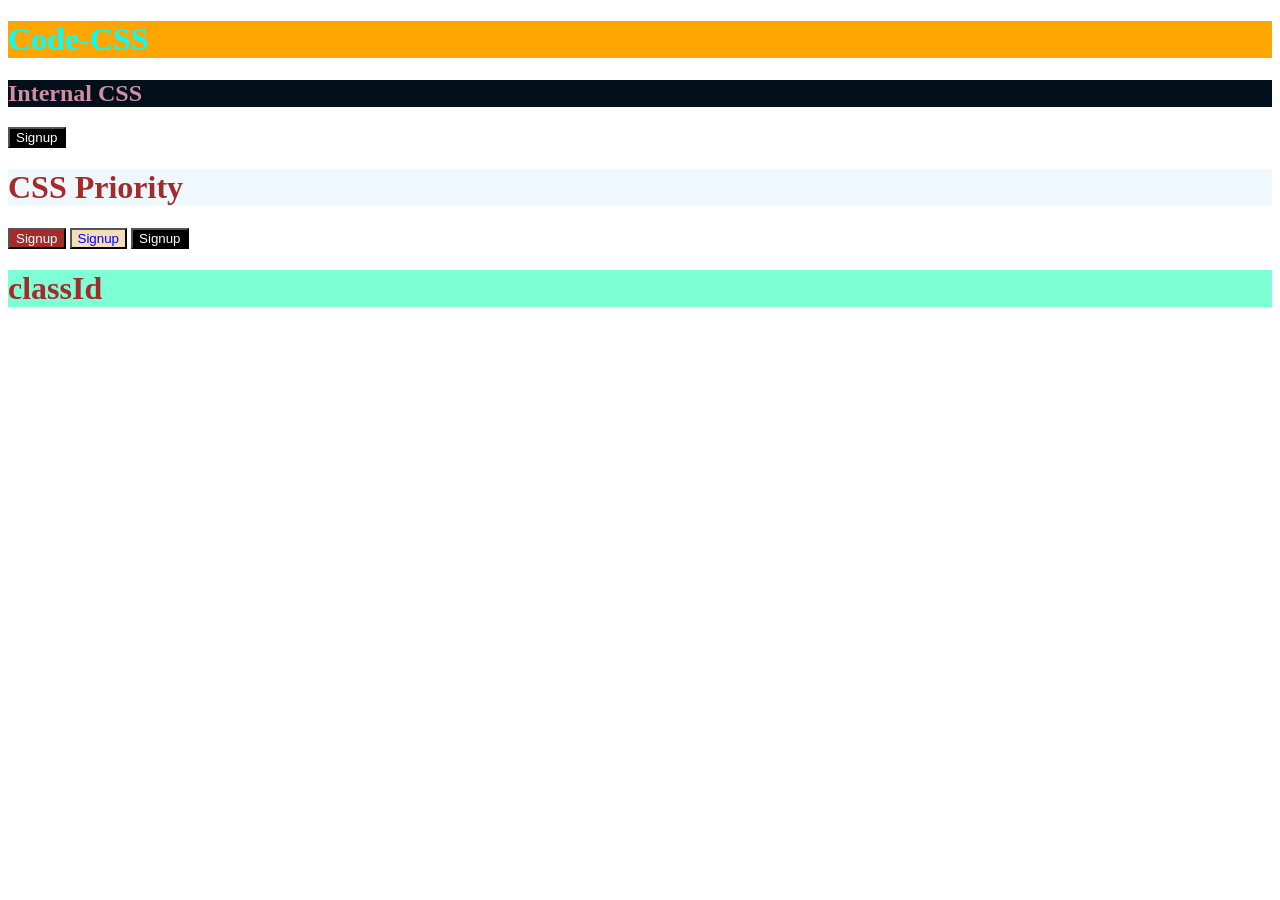
<file: index.html>
<!DOCTYPE html>
<html lang="en">
<head>
    <meta charset="UTF-8">
    <meta name="viewport" content="width=device-width, initial-scale=1.0">
    <title>Document</title>
    <style>
        h2{
            color: rgb(206, 143, 161);
            background-color: rgb(1, 15, 27);
        }
        h1{
            color: green;
            background-color: blueviolet;
        }
    </style>
    <link rel="stylesheet" href="one.css">
</head>
<body>
    <h1 style="color:aqua; background-color: orange;">Code-CSS</h1>
    <h2>Internal CSS</h2>
    <button>Signup</button>

    <h1 style="color: brown; background-color: aliceblue;">CSS Priority</h1>
      <button class="first">Signup</button>  
      <button id="second">Signup</button>
        <button>Signup</button>
        <h1 class="h1" id="h1">classId</h1>
        <!-- <h1 id="h1">COME</h1> -->
   
</body>
</html>
</file>
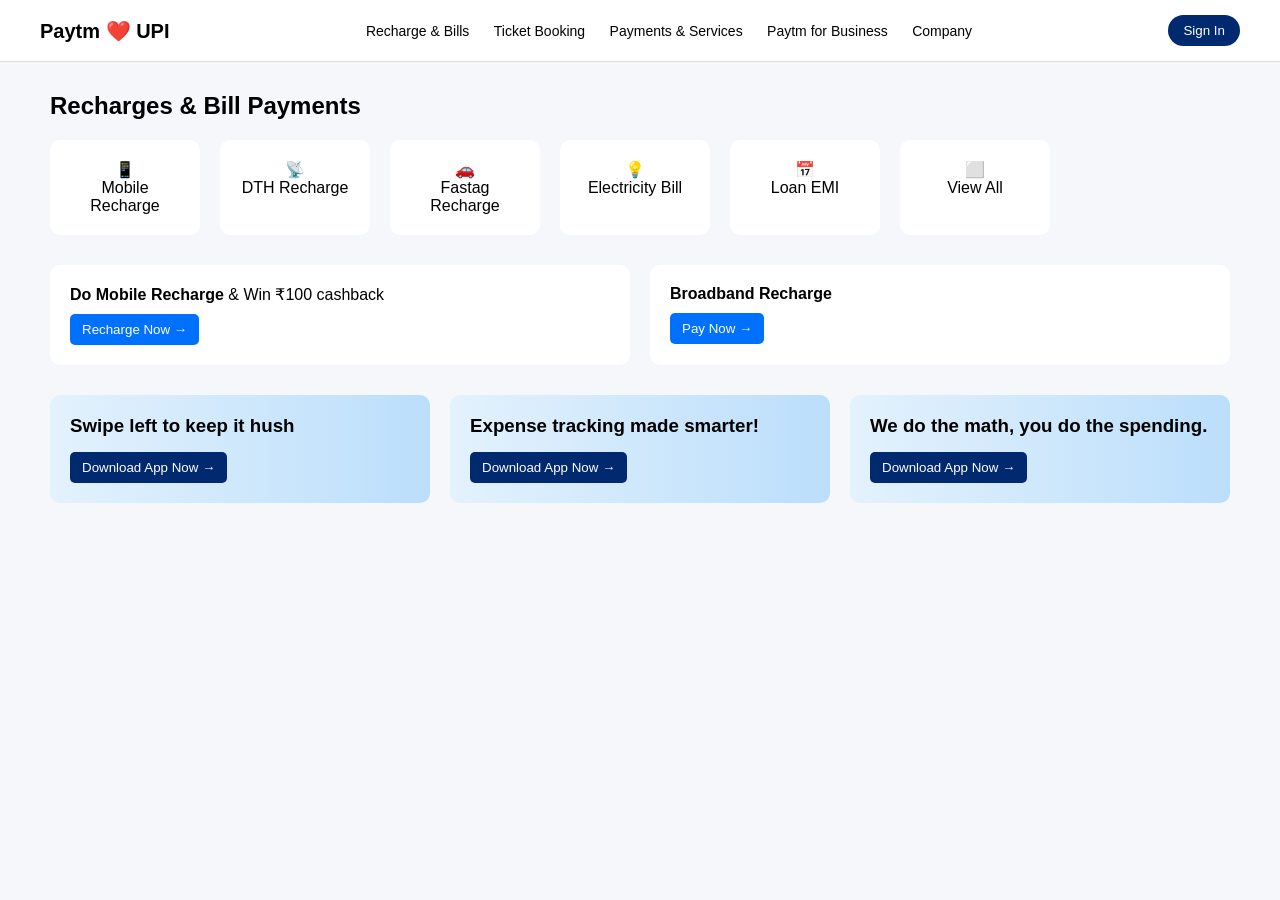
<file: gptpaytm.html>
<!DOCTYPE html>
<html lang="en">
<head>
    <meta charset="UTF-8">
    <title>Paytm Clone</title>
    <link rel="stylesheet" href="gptpaytm.css">
</head>
<body>

<!-- Navbar -->
<div class="navbar">
    <div class="logo">Paytm ❤️ UPI</div>
    <div class="nav-links">
        <a href="#">Recharge & Bills</a>
        <a href="#">Ticket Booking</a>
        <a href="#">Payments & Services</a>
        <a href="#">Paytm for Business</a>
        <a href="#">Company</a>
    </div>
    <button class="signin">Sign In</button>
</div>

<!-- Main Section -->
<div class="container">

    <h2>Recharges & Bill Payments</h2>

    <div class="grid">
        <div class="card">📱<p>Mobile Recharge</p></div>
        <div class="card">📡<p>DTH Recharge</p></div>
        <div class="card">🚗<p>Fastag Recharge</p></div>
        <div class="card">💡<p>Electricity Bill</p></div>
        <div class="card">📅<p>Loan EMI</p></div>
        <div class="card">⬜<p>View All</p></div>
    </div>

    <!-- Offer Section -->
    <div class="offers">
        <div class="offer">
            <p><b>Do Mobile Recharge</b> & Win ₹100 cashback</p>
            <button>Recharge Now →</button>
        </div>

        <div class="offer">
            <p><b>Broadband Recharge</b></p>
            <button>Pay Now →</button>
        </div>
    </div>

    <!-- Cards Section -->
    <div class="cards-row">
        <div class="info-card">
            <h3>Swipe left to keep it hush</h3>
            <button>Download App Now →</button>
        </div>

        <div class="info-card">
            <h3>Expense tracking made smarter!</h3>
            <button>Download App Now →</button>
        </div>

        <div class="info-card">
            <h3>We do the math, you do the spending.</h3>
            <button>Download App Now →</button>
        </div>
    </div>

</div>

</body>
</html>
</file>
<file: one.css>
button{
    background-color: black;
    color: white;
}
h1{
    color: aqua;
    background-color: brown;
}
.first{
    background-color: brown;
    color: white;
}
#second{
    color: blue;
    background-color: wheat;
}
.first{
    font-family: Impact, Haettenschweiler, 'Arial Narrow Bold', sans-serif;
}
.h1{
    color: green;
    background-color: orangered;
}
#h1{
    color: brown;
    background-color: aquamarine;
}
</file>
<file: gptpaytm.css>
* {
    margin: 0;
    padding: 0;
    box-sizing: border-box;
    font-family: Arial, sans-serif;
}

body {
    background: #f5f7fa;
}

/* Navbar */
.navbar {
    display: flex;
    justify-content: space-between;
    align-items: center;
    padding: 15px 40px;
    background: white;
    border-bottom: 1px solid #ddd;
}

.logo {
    font-weight: bold;
    font-size: 20px;
}

.nav-links a {
    margin: 0 10px;
    text-decoration: none;
    color: black;
    font-size: 14px;
}

.signin {
    padding: 8px 15px;
    border: none;
    background: #002970;
    color: white;
    border-radius: 20px;
}

/* Container */
.container {
    padding: 30px 50px;
}

/* Grid */
.grid {
    display: flex;
    gap: 20px;
    margin-top: 20px;
}

.card {
    background: white;
    padding: 20px;
    text-align: center;
    border-radius: 10px;
    width: 150px;
    cursor: pointer;
    transition: 0.3s;
}

.card:hover {
    transform: scale(1.05);
}

/* Offers */
.offers {
    display: flex;
    gap: 20px;
    margin-top: 30px;
}

.offer {
    background: white;
    padding: 20px;
    border-radius: 10px;
    flex: 1;
}

.offer button {
    margin-top: 10px;
    padding: 8px 12px;
    border: none;
    background: #0070ff;
    color: white;
    border-radius: 5px;
}

/* Info Cards */
.cards-row {
    display: flex;
    gap: 20px;
    margin-top: 30px;
}

.info-card {
    background: linear-gradient(to right, #e3f2fd, #bbdefb);
    padding: 20px;
    border-radius: 10px;
    flex: 1;
}

.info-card button {
    margin-top: 15px;
    padding: 8px 12px;
    border: none;
    background: #002970;
    color: white;
    border-radius: 5px;
}
</file>
